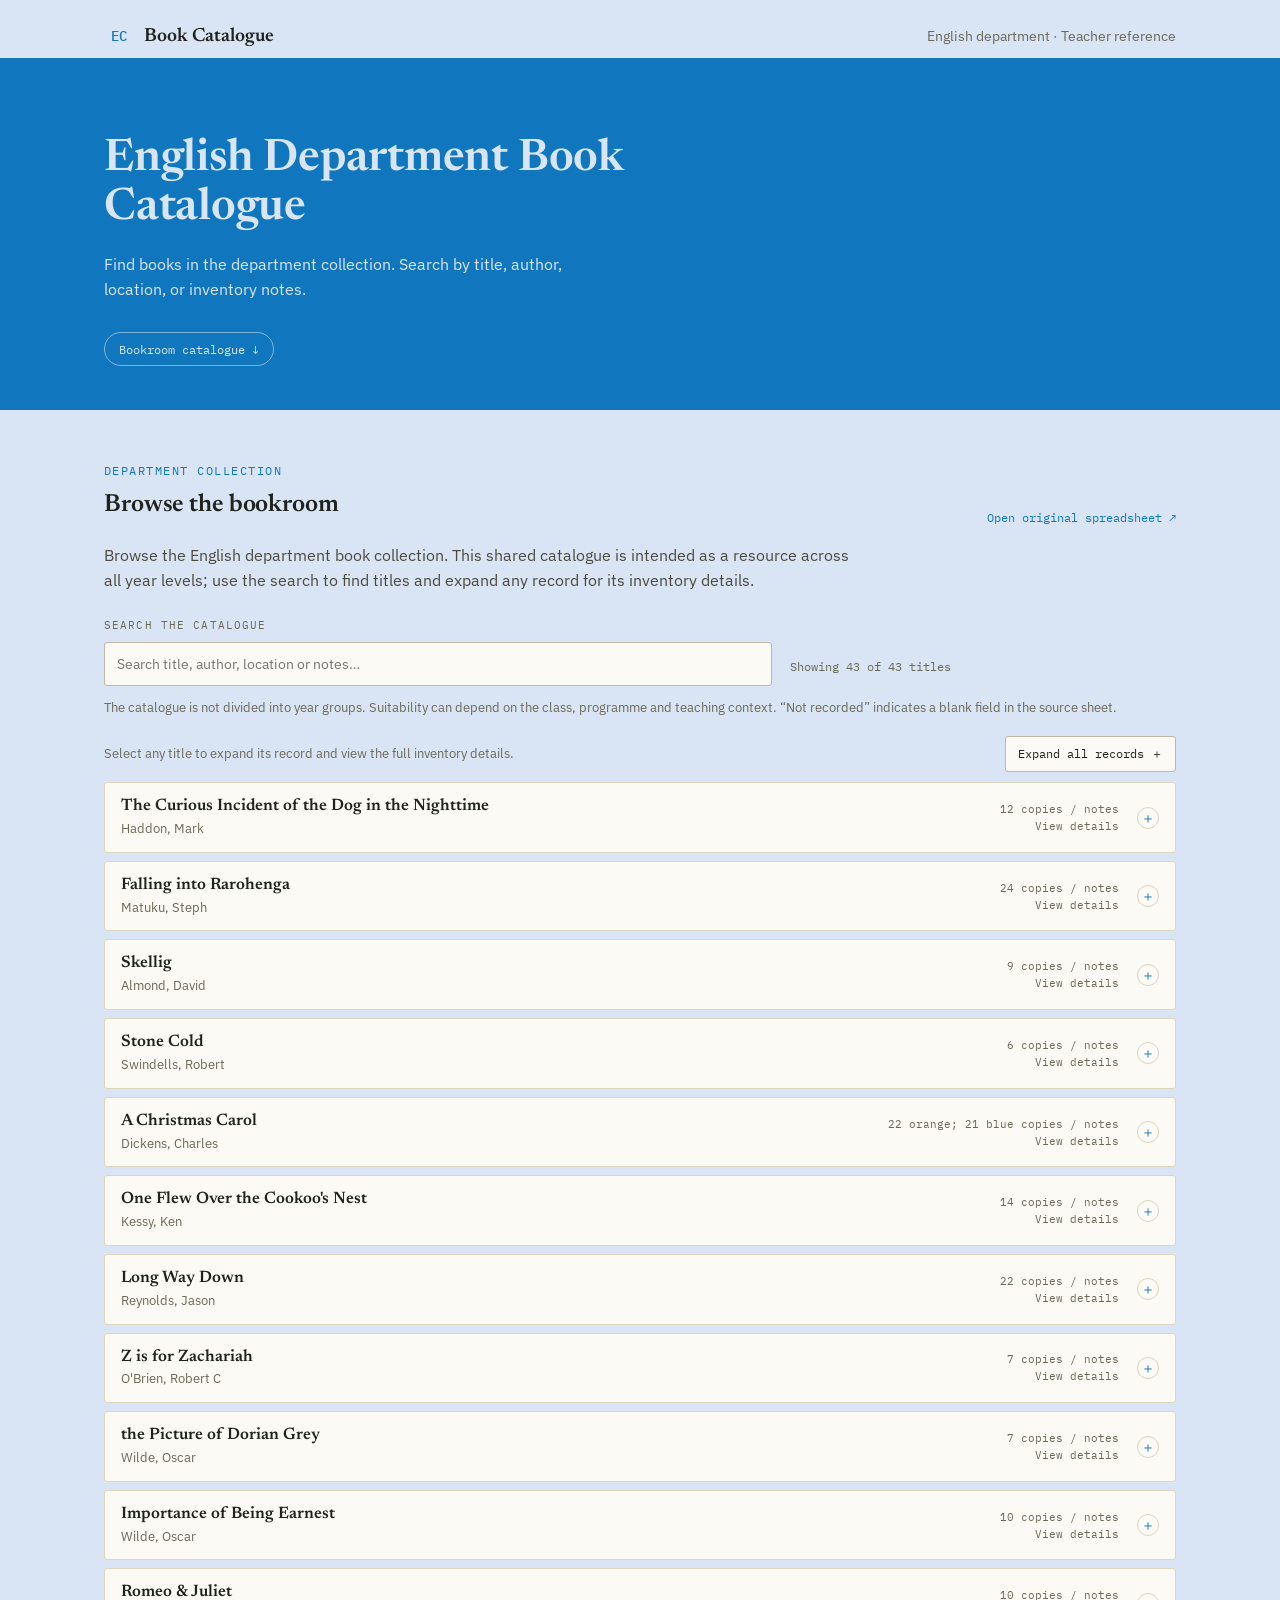
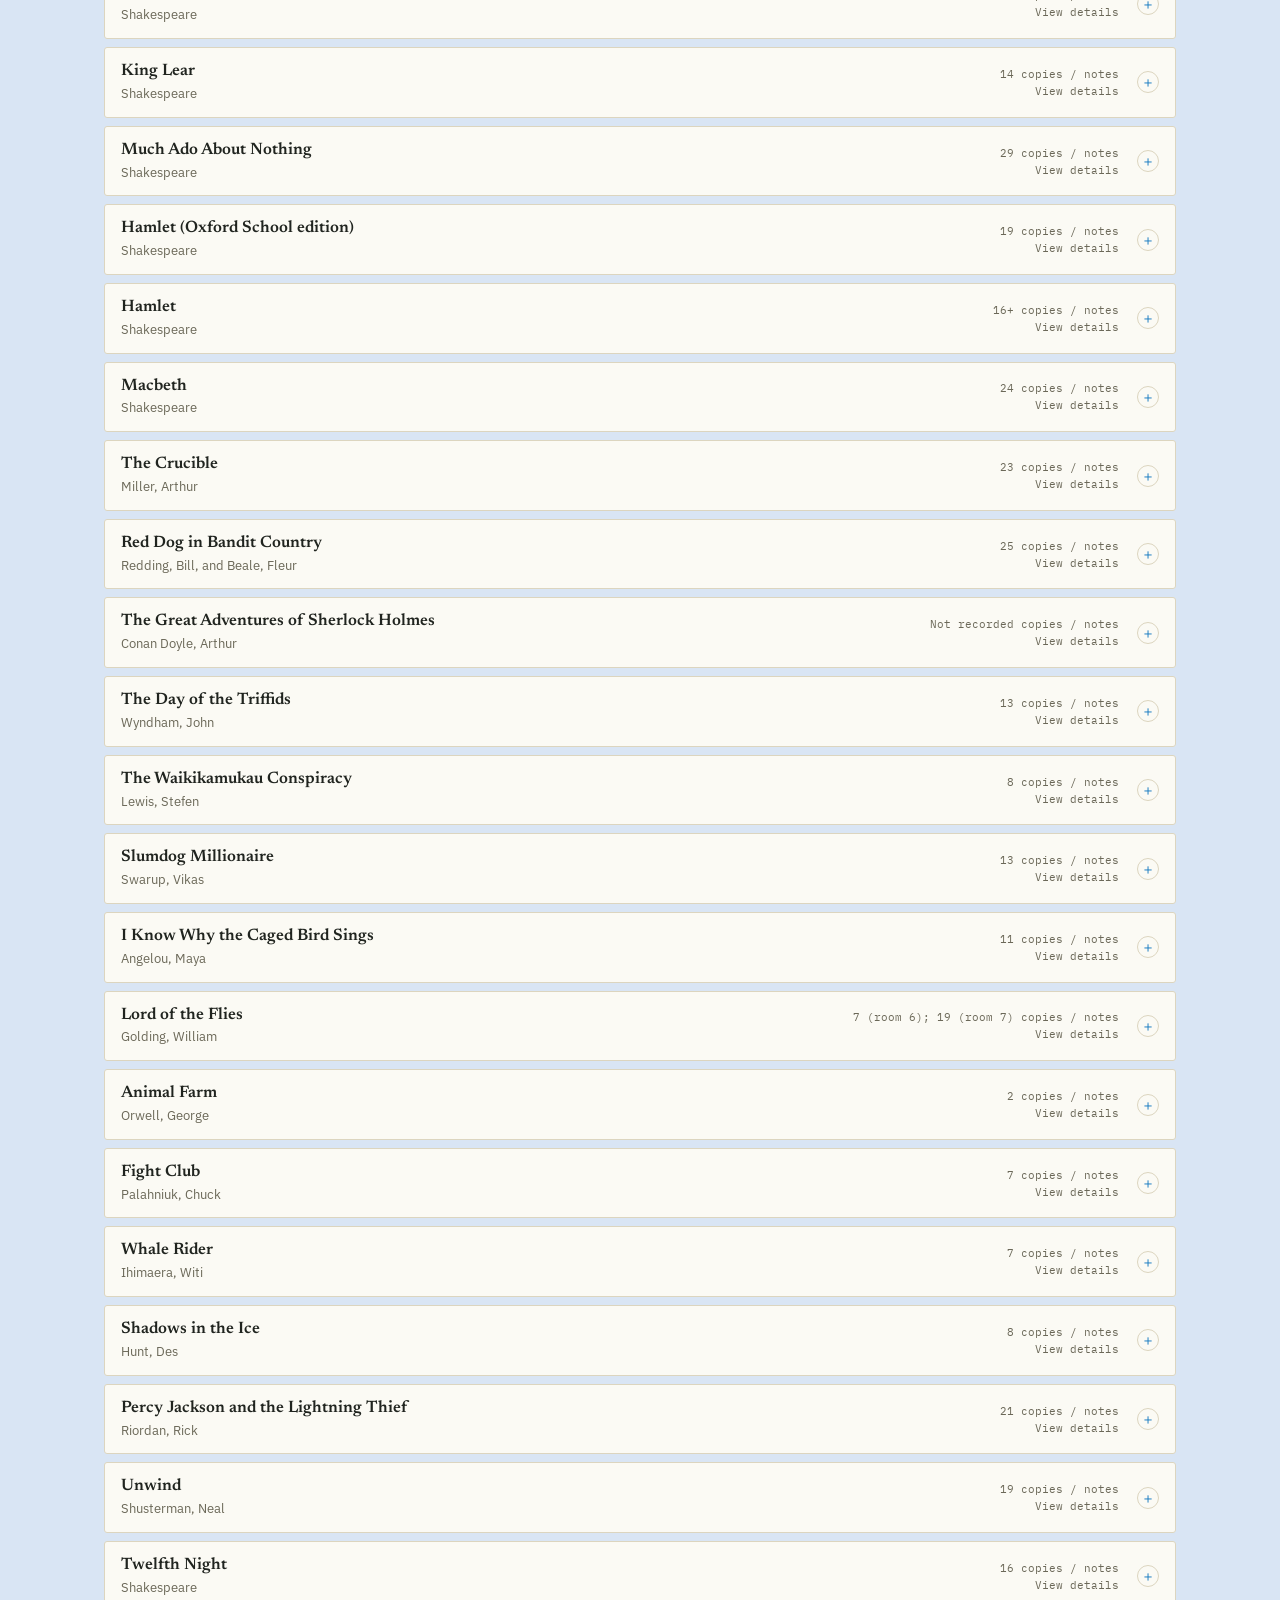
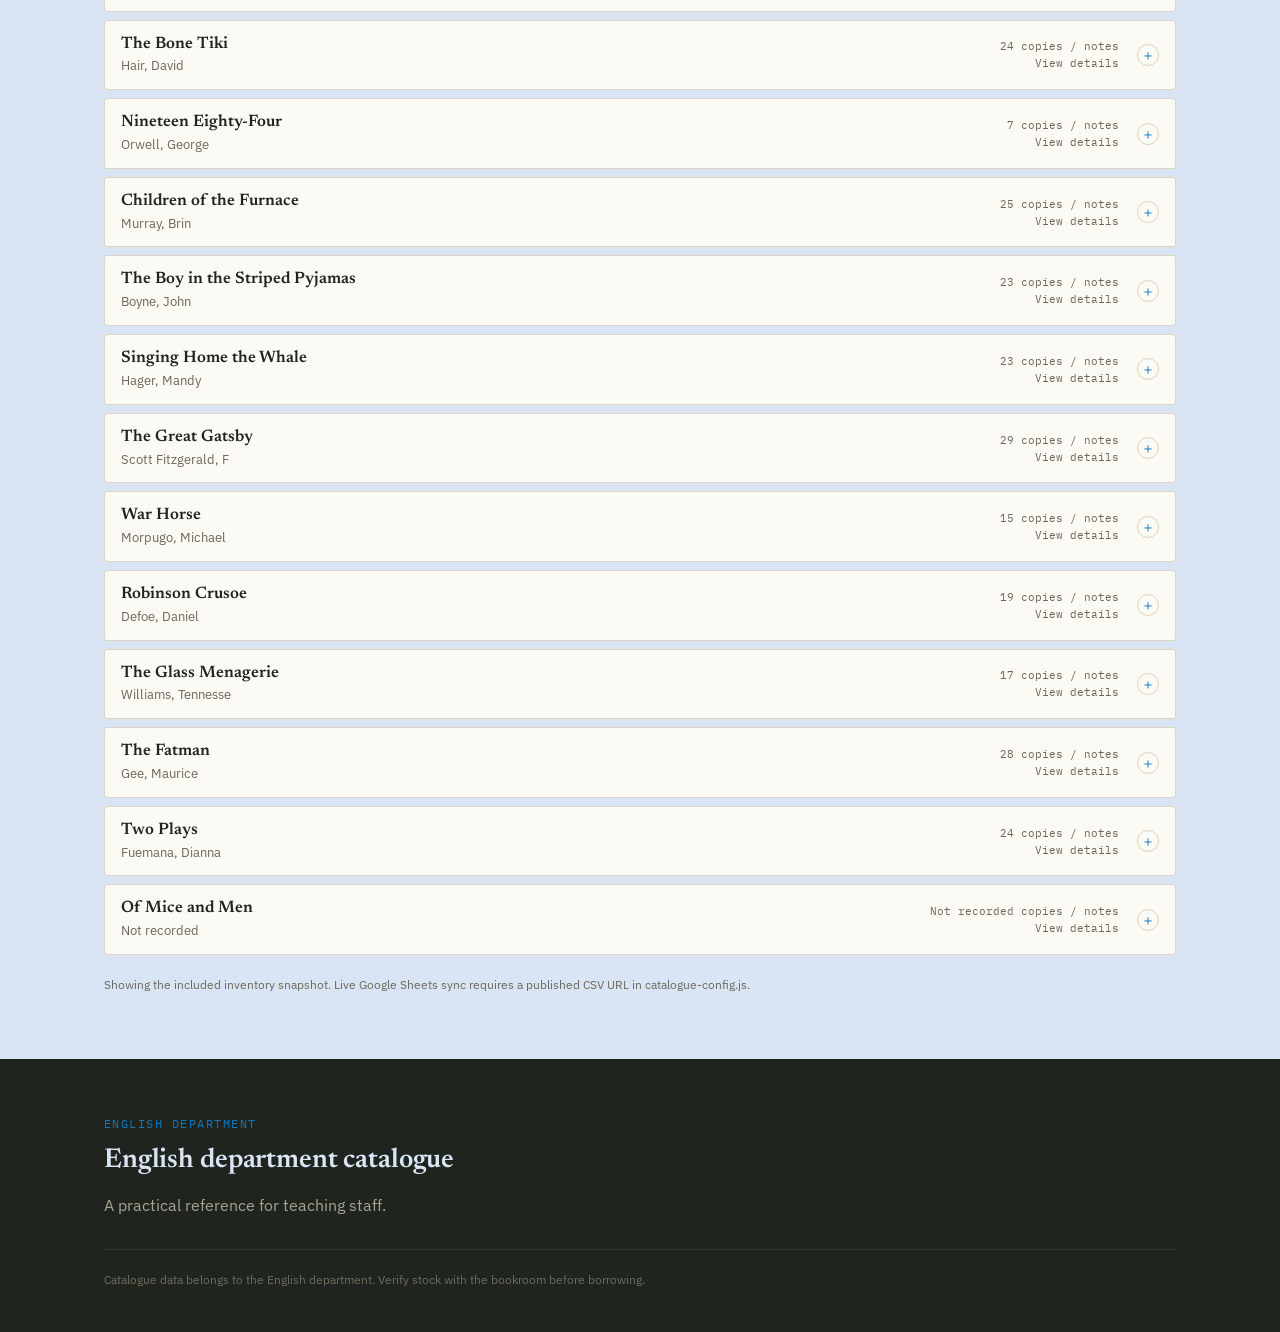
<file: index.html>
<!DOCTYPE html>
<html lang="en">
<head>
<meta charset="UTF-8" />
<meta name="viewport" content="width=device-width, initial-scale=1.0" />
<title>English Department Book Catalogue</title>
<link rel="preconnect" href="https://fonts.googleapis.com">
<link rel="preconnect" href="https://fonts.gstatic.com" crossorigin>
<link href="https://fonts.googleapis.com/css2?family=Newsreader:ital,wght@0,500;0,600;1,500&family=IBM+Plex+Sans:wght@400;500;600&family=IBM+Plex+Mono:wght@500&display=swap" rel="stylesheet">
<link rel="stylesheet" href="stylesheet.css" />
</head>
<body>
<header class="site-header">
  <div class="wrap header-inner">
    <a class="wordmark" href="home.html">
      <span class="wordmark__mark">EC</span>
      <span class="wordmark__text">Book&nbsp;Catalogue</span>
    </a>
    <p class="header-note">English department · Teacher reference</p>
  </div>
</header>

<main id="top" class="library-page">
  <section class="hero">
    <div class="wrap hero-inner">
      <p class="eyebrow">English Department · Book collection</p>
      <h1>English Department Book Catalogue</h1>
      <p class="hero-lede">Find books in the department collection. Search by title, author, location, or inventory notes.</p>
      <div class="library-jump-links">
        <a href="#bookroom">Bookroom catalogue <span aria-hidden="true">↓</span></a>
      </div>
    </div>
  </section>


  <section class="shelf shelf--alt" id="bookroom" aria-labelledby="bookroom-heading">
    <div class="wrap">
      <div class="library-section-head">
        <div>
          <p class="eyebrow">Department collection</p>
          <h2 id="bookroom-heading">Browse the bookroom</h2>
        </div>
        <a class="source-link" href="https://docs.google.com/spreadsheets/d/1S8SlAiNh8YqWn6QzGEwbewIQ57Du2PAnMfLg2HcE3wM/edit?gid=0#gid=0" target="_blank" rel="noopener">Open original spreadsheet ↗</a>
      </div>
      <p class="section-intro">Browse the English department book collection. This shared catalogue is intended as a resource across all year levels; use the search to find titles and expand any record for its inventory details.</p>
      <div class="catalogue-toolbar">
        <label class="catalogue-search">
          <span class="filter-label">Search the catalogue</span>
          <input id="book-search" type="search" placeholder="Search title, author, location or notes…" autocomplete="off">
        </label>
        <p class="catalogue-count" id="catalogue-count" aria-live="polite"></p>
      </div>
      <p class="small-note">The catalogue is not divided into year groups. Suitability can depend on the class, programme and teaching context. “Not recorded” indicates a blank field in the source sheet.</p>
      <div class="catalogue-list-head">
        <p class="small-note">Select any title to expand its record and view the full inventory details.</p>
        <button class="catalogue-toggle" id="toggle-books" type="button" aria-expanded="false">Expand all records <span aria-hidden="true">＋</span></button>
      </div>
      <div class="book-list" id="book-list" aria-live="polite"></div>
      <p class="empty-state" id="book-empty" hidden>No books match that search. Try another title or author.</p>
      <p class="audit-note" id="sync-status" role="status">Checking for Google Sheets updates…</p>
    </div>
  </section>
</main>

<footer class="site-footer">
  <div class="wrap">
    <div class="footer-head">
      <p class="eyebrow">English Department</p>
      <h2>English department catalogue</h2>
      <p class="footer-lede">A practical reference for teaching staff.</p>
      
    </div>
    <p class="footer-fine">Catalogue data belongs to the English department. Verify stock with the bookroom before borrowing.</p>
  </div>
</footer>

<script src="library-data.js"></script>
<script src="catalogue-config.js"></script>
<script src="library.js"></script>
</body>
</html>
</file>
<file: stylesheet.css>
/*Resource Hub — design tokens*/
:root {
  --ink: #20241F;   /* warm charcoal, primary text */
  --light-blue: #d9e5f4;   /* cool notebook light-blue */
  --light-blue-lo: #d9e5f4;   /* shelf band background */
  --card: #FBFAF4;   /* card stock */
  --maroon:#1077BF;   /* English department accent */
  --maroon-dk: #1077BF;
  --gold: #d9e5f4;   /* rule / highlight */
  --ghost: #d9e5f4;   /* inactive tab text/border */

  --mth: #2E5C8A;
  --sci: #3E6B4C;
  --ss: #A8672E;
  --art: #6B3F73;

  --display: "Newsreader", Georgia, serif;
  --body:    "IBM Plex Sans", system-ui, sans-serif;
  --mono:    "IBM Plex Mono", "Courier New", monospace;

  --radius: 3px;
  --wrap: 1120px;
}

@media (prefers-reduced-motion: reduce) {
  * { animation-duration: 0.001ms !important; transition-duration: 0.001ms !important; }
}

* { box-sizing: border-box; }
html { scroll-behavior: smooth; }

body {
  margin: 0;
  background: var(--light-blue);
  color: var(--ink);
  font-family: var(--body);
  font-size: 16px;
  line-height: 1.55;
  -webkit-font-smoothing: antialiased;
}

.wrap { max-width: var(--wrap); margin: 0 auto; padding: 0 24px; }

a { color: var(--maroon-dk); }
a:focus-visible,
button:focus-visible {
  outline: 2px solid var(--maroon);
  outline-offset: 3px;
}

h1, h2, h3 {
  font-family: var(--display);
  font-weight: 600;
  color: var(--ink);
  margin: 0 0 0.4em;
  letter-spacing: -0.005em;
}

.eyebrow {
  font-family: var(--mono);
  font-size: 0.72rem;
  letter-spacing: 0.13em;
  text-transform: uppercase;
  color: var(--maroon);
  margin: 0 0 0.6em;
}

/*Header*/
.site-header { padding: 22px 0 6px; }

.header-inner {
  display: flex;
  align-items: baseline;
  justify-content: space-between;
  flex-wrap: wrap;
  gap: 8px 20px;
}

.wordmark {
  display: flex;
  align-items: center;
  gap: 10px;
  text-decoration: none;
  color: var(--ink);
}

.wordmark__mark {
  font-family: var(--mono);
  font-weight: 500;
  font-size: 0.85rem;
  border: 1.5px solid var(--gold);
  color: var(--maroon-dk);
  width: 30px; height: 30px;
  display: grid;
  place-items: center;
  border-radius: 50%;
}

.wordmark__text {
  font-family: var(--display);
  font-size: 1.2rem;
  font-weight: 600;
}

.header-note {
  margin: 0;
  font-size: 0.85rem;
  color: #6B6858;
}


.binder { margin-top: 18px; }

.binder-inner { padding-bottom: 0; }

.binder-tabs {
  list-style: none;
  display: flex;
  align-items: flex-end;
  gap: 6px;
  margin: 0;
  padding: 0;
}

.tab-spacer { flex: 1; }

.tab {
  display: inline-block;
  font-family: var(--mono);
  font-size: 0.8rem;
  letter-spacing: 0.02em;
  text-decoration: none;
  padding: 10px 18px 9px;
  clip-path: polygon(10px 0, 100% 0, 100% 100%, 0 100%, 0 10px);
  transition: transform 0.15s ease, opacity 0.15s ease;
}

.tab--ghost {
  color: var(--maroon);
  background: transparent;
  border: 1px solid var(--maroon);
  border-bottom: none;
  opacity: 0.85;
}

.tab--ghost:hover { opacity: 1; transform: translateY(-2px); }

.tab--add {
  color: var(--maroon-dk);
  background: transparent;
  border: 1px dashed var(--gold);
  border-bottom: none;
}

.tab--add:hover { transform: translateY(-2px); }

.tab--active {
  color: var(--light-blue);
  background: var(--maroon);
  font-family: var(--display);
  font-weight: 600;
  font-size: 0.95rem;
  padding: 12px 26px 11px;
  box-shadow: 0 -4px 14px rgba(122, 38, 50, 0.25);
}

/* Hero*/
.hero {
  background: var(--maroon);
  color: var(--light-blue);
}

.hero-inner { padding: 52px 24px 40px; }

.hero h1 {
  color: var(--light-blue);
  font-size: clamp(2rem, 3.6vw, 2.8rem);
  line-height: 1.1;
  max-width: 20ch;
}

.hero-lede {
  max-width: 52ch;
  color: var(--light-blue);
  font-size: 1.02rem;
  margin: 0 0 30px;
}

.filters {
  display: flex;
  flex-wrap: wrap;
  gap: 28px;
}

.filter-label {
  display: block;
  font-family: var(--mono);
  font-size: 0.7rem;
  letter-spacing: 0.1em;
  text-transform: uppercase;
  color: #d9e5f4;
  margin-bottom: 8px;
}

.chip-row { display: flex; flex-wrap: wrap; gap: 8px; }

.chip {
  font-family: var(--mono);
  font-size: 0.8rem;
  color: var(--light-blue);
  background: rgba(255,255,255,0.08);
  border: 1px solid rgba(255,255,255,0.35);
  border-radius: 999px;
  padding: 6px 14px;
  cursor: pointer;
  transition: background 0.15s ease, border-color 0.15s ease;
}

.chip:hover { background: rgba(255,255,255,0.16); }

.chip.is-active {
  background: var(--gold);
  border-color: var(--gold);
  color: var(--maroon-dk);
  font-weight: 500;
}

/* Resource shelves*/
.shelf { padding: 52px 0; }
.shelf--alt { background: var(--light-blue-lo); }

.shelf h2 { 
  font-size: 1.55rem;
  margin-bottom: 24px; 
}

.card-grid {
  display: grid;
  grid-template-columns: repeat(3, 1fr);
  gap: 20px;
}

.res-card {
  background: var(--card);
  border: 1px solid #DCD5BF;
  border-radius: var(--radius);
  padding: 20px 20px 18px;
  display: flex;
  flex-direction: column;
  transition: transform 0.16s ease, box-shadow 0.16s ease;
}

.res-card:hover {
  transform: translateY(-3px);
  box-shadow: 0 12px 22px rgba(32, 36, 31, 0.1);
}

.res-card__meta {
  display: flex;
  gap: 8px;
  margin-bottom: 12px;
}

.grade-chip {
  font-family: var(--mono);
  font-size: 0.68rem;
  letter-spacing: 0.04em;
  color: var(--maroon-dk);
  border: 1px solid var(--maroon-dk);
  border-radius: 999px;
  padding: 2px 9px;
}

.type-tag {
  font-family: var(--mono);
  font-size: 0.68rem;
  letter-spacing: 0.04em;
  color: #6B6858;
  padding: 2px 2px;
}

.res-card h3 {
  font-size: 1.08rem;
  margin: 0 0 0.4em;
}

.res-card p {
  color: #4C4A3E;
  font-size: 0.9rem;
  margin: 0;
  flex: 1;
}

.card-link {
  margin-top: 14px;
  font-family: var(--mono);
  font-size: 0.78rem;
  text-decoration: none;
  align-self: flex-start;
}

.card-link:hover { color: var(--maroon); }

.res-card.is-hidden { display: none; }

.empty-state {
  font-family: var(--mono);
  font-size: 0.85rem;
  color: #6B6858;
  text-align: center;
  padding: 30px 0 4px;
}

/*Footer — department directory*/
.site-footer {
  background: var(--ink);
  color: #C7C4B4;
  padding: 56px 0 30px;
}

.footer-head { max-width: 54ch; margin-bottom: 32px; }
.footer-head h2 { color: var(--light-blue); font-size: 1.7rem; }
.footer-lede { color: #A6A392; margin: 0; }

.dept-grid {
  display: grid;
  grid-template-columns: repeat(3, 1fr);
  gap: 16px;
  margin-bottom: 40px;
}

.dept-card {
  background: rgba(255,255,255,0.03);
  border: 1px solid #3A3A2E;
  border-radius: var(--radius);
  padding: 18px 18px 16px;
  position: relative;
}

.dept-swatch {
  display: inline-block;
  width: 10px; height: 10px;
  border-radius: 50%;
  margin-bottom: 10px;
}

.dept-swatch--eng { background: var(--maroon); }
.dept-swatch--mth { background: var(--mth); }
.dept-swatch--sci { background: var(--sci); }
.dept-swatch--ss  { background: var(--ss); }
.dept-swatch--art { background: var(--art); }

.dept-card h3 {
  color: var(--light-blue);
  font-size: 1rem;
  margin: 0 0 0.35em;
}

.dept-card p {
  font-size: 0.84rem;
  color: #A6A392;
  margin: 0 0 12px;
}

.dept-status {
  font-family: var(--mono);
  font-size: 0.68rem;
  letter-spacing: 0.05em;
  text-transform: uppercase;
  color: #79765F;
}

.dept-status--live { color: #D9A9AE; }

.dept-card--live { border-color: var(--maroon); }

.dept-card--add {
  display: block;
  text-decoration: none;
  border-style: dashed;
  transition: border-color 0.15s ease;
}

.dept-card--add:hover { border-color: var(--gold); }

.dept-add-icon {
  display: grid;
  place-items: center;
  width: 26px; height: 26px;
  border: 1px dashed var(--gold);
  border-radius: 50%;
  color: var(--gold);
  font-family: var(--mono);
  margin-bottom: 10px;
}

.footer-fine {
  font-size: 0.78rem;
  color: #6E6C5B;
  border-top: 1px solid #33332A;
  padding-top: 20px;
}

/* Responsive */
@media (max-width: 860px) {
  .card-grid { grid-template-columns: repeat(2, 1fr); }
  .dept-grid { grid-template-columns: repeat(2, 1fr); }
  .binder-tabs { flex-wrap: nowrap; overflow-x: auto; padding-bottom: 2px; }
  .tab-spacer { flex: 0 0 12px; }
}

@media (max-width: 560px) {
  .card-grid { grid-template-columns: 1fr; }
  .dept-grid { grid-template-columns: 1fr; }
  .filters { gap: 20px; }
}


/* Text planning and bookroom page */
.library-page .hero-inner { padding-bottom: 44px; }
.library-jump-links { display:flex; flex-wrap:wrap; gap:12px; }
.library-jump-links a { color:var(--light-blue); font: .78rem var(--mono); text-decoration:none; border:1px solid rgba(255,255,255,.45); border-radius:999px; padding:8px 14px; }
.library-jump-links a:hover { background:rgba(255,255,255,.12); }
.library-section-head { display:flex; justify-content:space-between; align-items:end; gap:18px; margin-bottom:18px; }
.library-section-head h2 { margin-bottom:0; }
.source-link, .footer-home-link { font:.76rem var(--mono); text-decoration:none; }
.source-link { white-space:nowrap; }
.section-intro { max-width:75ch; color:#4C4A3E; margin:0 0 24px; }
.notice-panel, .example-panel { background:var(--card); border:1px solid #DCD5BF; border-left:4px solid var(--maroon); padding:20px 24px; margin:24px 0 30px; }
.notice-panel ol { margin:10px 0 8px; padding-left:1.4rem; }
.notice-panel li { padding:2px 0; }
.small-note { color:#6B6858; font-size:.82rem; margin:12px 0 18px; }
.notice-panel .small-note { margin-bottom:0; }
.criteria-heading { display:flex; align-items:baseline; justify-content:space-between; gap:20px; }
.criteria-heading h3, .example-panel h3 { font-size:1.2rem; margin-bottom:8px; }
.criteria-grid { display:grid; grid-template-columns:repeat(3,minmax(0,1fr)); gap:12px; }
.criteria-card { background:var(--card); border:1px solid #DCD5BF; border-radius:var(--radius); padding:16px; }
.criteria-card__top { display:flex; justify-content:space-between; align-items:baseline; gap:8px; }
.criteria-card h4 { font-family:var(--display); font-size:1.03rem; margin:0; }
.criteria-card p { color:#4C4A3E; font-size:.87rem; margin:9px 0 0; }
.criteria-count { color:var(--maroon-dk); border:1px solid var(--maroon-dk); border-radius:999px; padding:2px 8px; font:.65rem var(--mono); white-space:nowrap; }
.example-panel { display:grid; grid-template-columns:minmax(220px,.8fr) 1.2fr; gap:24px; border-left-color:var(--gold); }
.example-panel p { margin:0; color:#4C4A3E; font-size:.9rem; }
.example-coverage { display:grid; grid-template-columns:repeat(2,minmax(0,1fr)); gap:8px; }
.coverage-item { background:#F3F0E5; border:1px solid #DCD5BF; padding:10px 12px; }
.coverage-item summary { cursor:pointer; font-size:.84rem; font-weight:600; }
.coverage-item summary span { display:block; color:#6B6858; font:.68rem var(--mono); margin-top:3px; }
.coverage-item p { padding-top:8px; font-size:.78rem; }
.catalogue-toolbar { display:grid; grid-template-columns:minmax(240px,1fr) minmax(200px,.55fr) auto; gap:18px; align-items:end; margin:24px 0 12px; }
.catalogue-search, .catalogue-filter { display:block; }
.catalogue-search input, .catalogue-filter select { width:100%; min-height:44px; background:var(--card); color:var(--ink); border:1px solid #BDB7A6; border-radius:var(--radius); padding:10px 12px; font:.9rem var(--body); }
.catalogue-search input:focus, .catalogue-filter select:focus { outline:2px solid var(--maroon); outline-offset:2px; }
.catalogue-toolbar .filter-label { color:#6B6858; }
.catalogue-count { font:.72rem var(--mono); color:#6B6858; margin:0 0 12px; white-space:nowrap; }
.table-wrap { overflow-x:auto; background:var(--card); border:1px solid #DCD5BF; }
.book-table { width:100%; border-collapse:collapse; font-size:.88rem; }
.book-table th { text-align:left; background:#E5EAF0; color:var(--ink); font:.68rem var(--mono); letter-spacing:.04em; text-transform:uppercase; padding:13px 14px; border-bottom:1px solid #C8C6BB; }
.book-table td { padding:12px 14px; border-bottom:1px solid #E6E1D4; vertical-align:top; }
.book-table tr:last-child td { border-bottom:0; }
.book-table tbody tr:hover { background:#F3F0E5; }
.book-table td:first-child { min-width:210px; }
.book-table td:nth-child(2) { min-width:150px; }
.book-table td:nth-child(3), .book-table td:nth-child(4) { white-space:nowrap; }
.year-mark { display:inline-block; font:.68rem var(--mono); background:#E5EAF0; border:1px solid #C8D4E3; border-radius:999px; padding:3px 7px; margin:1px 3px 1px 0; }
.unmarked { color:#777365; font-size:.8rem; }
.audit-note { color:#6B6858; font-size:.78rem; margin-top:20px; }
.footer-home-link { display:inline-block; color:var(--light-blue); margin-top:8px; }
@media (max-width:860px) {
  .criteria-grid { grid-template-columns:repeat(2,minmax(0,1fr)); }
  .catalogue-toolbar { grid-template-columns:1fr 1fr; }
  .catalogue-count { grid-column:1 / -1; margin-bottom:0; }
}
@media (max-width:560px) {
  .library-section-head, .criteria-heading { align-items:flex-start; flex-direction:column; }
  .criteria-grid, .example-panel, .example-coverage { grid-template-columns:1fr; }
  .catalogue-toolbar { grid-template-columns:1fr; }
  .catalogue-count { grid-column:auto; }
  .book-table, .book-table tbody, .book-table tr, .book-table td { display:block; width:100%; }
  .book-table thead { display:none; }
  .book-table tr { border-bottom:1px solid #DCD5BF; padding:8px 0; }
  .book-table td { display:grid; grid-template-columns:8.5rem 1fr; gap:10px; border:0; padding:5px 12px; white-space:normal !important; }
  .book-table td::before { content:attr(data-label); font:.65rem var(--mono); color:#6B6858; text-transform:uppercase; }
}

/* Expandable bookroom catalogue — styled to match the resource cards */
.catalogue-list-head { display:flex; align-items:center; justify-content:space-between; gap:16px; margin:16px 0 10px; }
.catalogue-list-head .small-note { margin:0; }
.catalogue-toggle { flex:0 0 auto; border:1px solid #BDB7A6; background:var(--card); color:var(--ink); border-radius:var(--radius); padding:9px 12px; font: .72rem var(--mono); cursor:pointer; }
.catalogue-toggle:hover { background:#E5EAF0; border-color:#AAB9CC; }
.book-list { display:grid; gap:8px; }
.book-record { background:var(--card); border:1px solid #DCD5BF; border-radius:var(--radius); overflow:hidden; transition:border-color .15s ease, box-shadow .15s ease; }
.book-record[open] { border-color:#AAB9CC; box-shadow:0 2px 8px rgba(32,36,31,.045); }
.book-record__summary { display:grid; grid-template-columns:minmax(220px,1.15fr) minmax(200px,1fr) 22px; gap:18px; align-items:center; padding:13px 16px; cursor:pointer; list-style:none; }
.book-record__summary::-webkit-details-marker { display:none; }
.book-record__summary::marker { content:""; }
.book-record__title { display:flex; flex-direction:column; gap:2px; min-width:0; }
.book-record__title strong { font-family:var(--display); font-size:1.04rem; font-weight:600; line-height:1.25; }
.book-record__title > span { color:#6B6858; font-size:.8rem; }
.book-record__quick { display:flex; flex-direction:column; gap:3px; color:#6B6858; font:.66rem var(--mono); text-align:right; }
.book-record__chevron { display:grid; place-items:center; width:22px; height:22px; border:1px solid #DCD5BF; border-radius:50%; color:var(--maroon); font: .9rem var(--body); }
.book-record[open] .book-record__chevron { background:#E5EAF0; border-color:#C8D4E3; }
.book-record__details { display:grid; grid-template-columns:repeat(4,minmax(0,1fr)); gap:16px; padding:14px 16px 16px; border-top:1px solid #E6E1D4; background:#F7F5ED; }
.book-detail { display:flex; flex-direction:column; gap:5px; min-width:0; font-size:.86rem; overflow-wrap:anywhere; }
.book-detail__label { color:#6B6858; font:.63rem var(--mono); letter-spacing:.045em; text-transform:uppercase; }
.book-detail--years { grid-column:span 2; }
.book-record__summary:focus-visible { outline:2px solid var(--maroon); outline-offset:-3px; }
@media (max-width:760px) {
  .book-record__summary { grid-template-columns:minmax(0,1fr) 22px; gap:8px 12px; }
  .book-record__quick { grid-column:1; text-align:left; }
  .book-record__chevron { grid-column:2; grid-row:1 / span 2; }
  .book-record__details { grid-template-columns:repeat(2,minmax(0,1fr)); }
}
@media (max-width:560px) {
  .catalogue-list-head { align-items:flex-start; flex-direction:column; }
  .book-record__details { grid-template-columns:1fr 1fr; gap:12px; }
  .book-detail--years { grid-column:1 / -1; }
}
</file>
